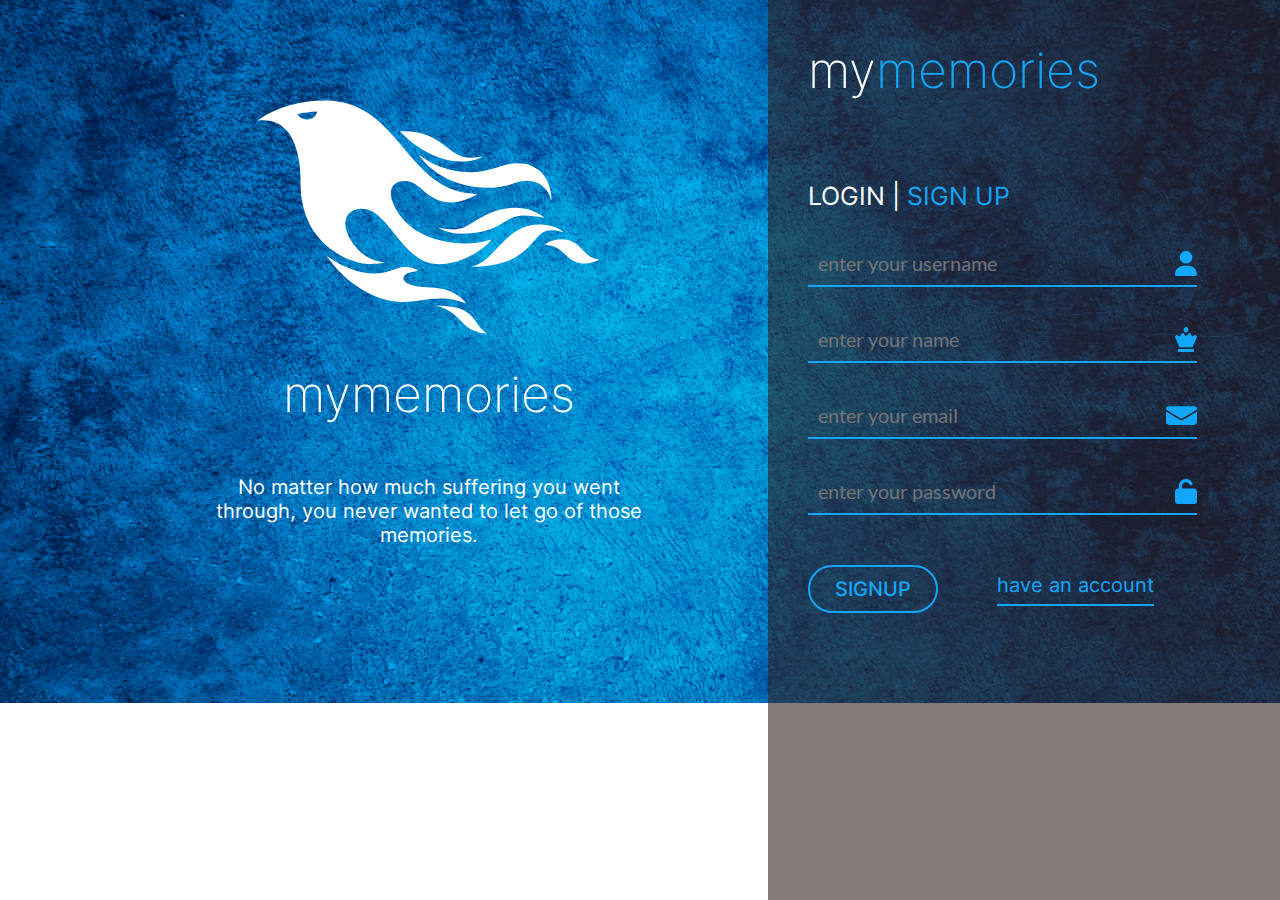
<file: index.html>
<!DOCTYPE html>
<html lang="en">

<head>
    <meta charset="UTF-8" />
    <meta http-equiv="X-UA-Compatible" content="IE=edge" />
    <meta name="viewport" content="width=device-width, initial-scale=1.0" />
    <link rel="stylesheet" href="styles/style.css" />
    <link rel="icon" href="images/logo.svg" />
    <title>My memories</title>
</head>

<body class="visitBody">
    <main class="wrapper">
        <div class="container">
            <div class="wrapper__content">
                <div class="wrapper__content-left">
                    <img src="images/logo.svg" alt="logo" class="wrapper__content-img" />

                    <h1 class="wrapper__content-title">mymemories</h1>

                    <p class="wrapper__content-text">
                        No matter how much suffering you went through, you
                        never wanted to let go of those memories.
                    </p>
                </div>
            </div>
        </div>
    </main>

    <section class="signup">
        <div class="signup__content">
            <h2 class="signup__content-title">
                <span>my</span>memories
            </h2>

            <div class="signup__content-pages">
                <a href="#!" class="signup__content-page logPage">LOGIN</a>
                <p>|</p>
                <a href="#!" class="signup__content-page active-page">SIGN UP</a>
            </div>

            <form class="signup__content-form">

                <div class="signup__content-item">
                    <input type="text" class="signup__content-input nickName" placeholder="enter your username" required />
                    <img src="images/icon1.svg" alt="icon" class="signup__content-img" />
                </div>

                <div class="signup__content-item">
                    <input type="text" class="signup__content-input userName" placeholder="enter your name" required />
                    <img src="images/icon2.svg" alt="icon" class="signup__content-img" />
                </div>

                <div class="signup__content-item">
                    <input type="text" class="signup__content-input newLogin" placeholder="enter your email" required />
                    <img src="images/icon3.svg" alt="icon" class="signup__content-img" />
                </div>

                <div class="signup__content-item">
                    <input type="password" class="signup__content-input newPassword" placeholder="enter your password" required />
                    <img src="images/icon4.svg" alt="icon" class="signup__content-img" />
                </div>

                <div class="signup__content-buttons">
                    <button class="signup__content-btn signBtn">
                        SIGNUP
                    </button>

                    <button class="signup__content-button haveLog">
                        have an account
                    </button>
                </div>

            </form>

        </div>
    </section>


    <section class="login">
        <div class="login__content">
            <h2 class="login__content-title">
                <span>my</span>memories
            </h2>

            <div class="login__content-pages">
                <a href="#!" class="login__content-page active-page">LOGIN</a>
                <p>|</p>
                <a href="#!" class="login__content-page regPage">SIGN UP</a>
            </div>

            <form class="login__content-form">
                <div class="login__content-item">
                    <input type="text" class="login__content-input logLogin" placeholder="enter your username" required/>
                    <img src="images/icon1.svg" alt="icon" class="login__content-img" />
                </div>

                <div class="login__content-item">
                    <input type="password" class="login__content-input logPassword" placeholder="enter your password" required/>
                    <img src="images/icon4.svg" alt="icon" class="login__content-img" />
                </div>

                <div class="login__content-buttons">
                    <button class="login__content-btn logBtn">
                        LOGIN
                    </button>

                    <button class="login__content-button notReg">
                        register again
                    </button>
                </div>

            </form>

        </div>
    </section>












    <script src="apps/app.js"></script>
    
</body>

</html>
</file>
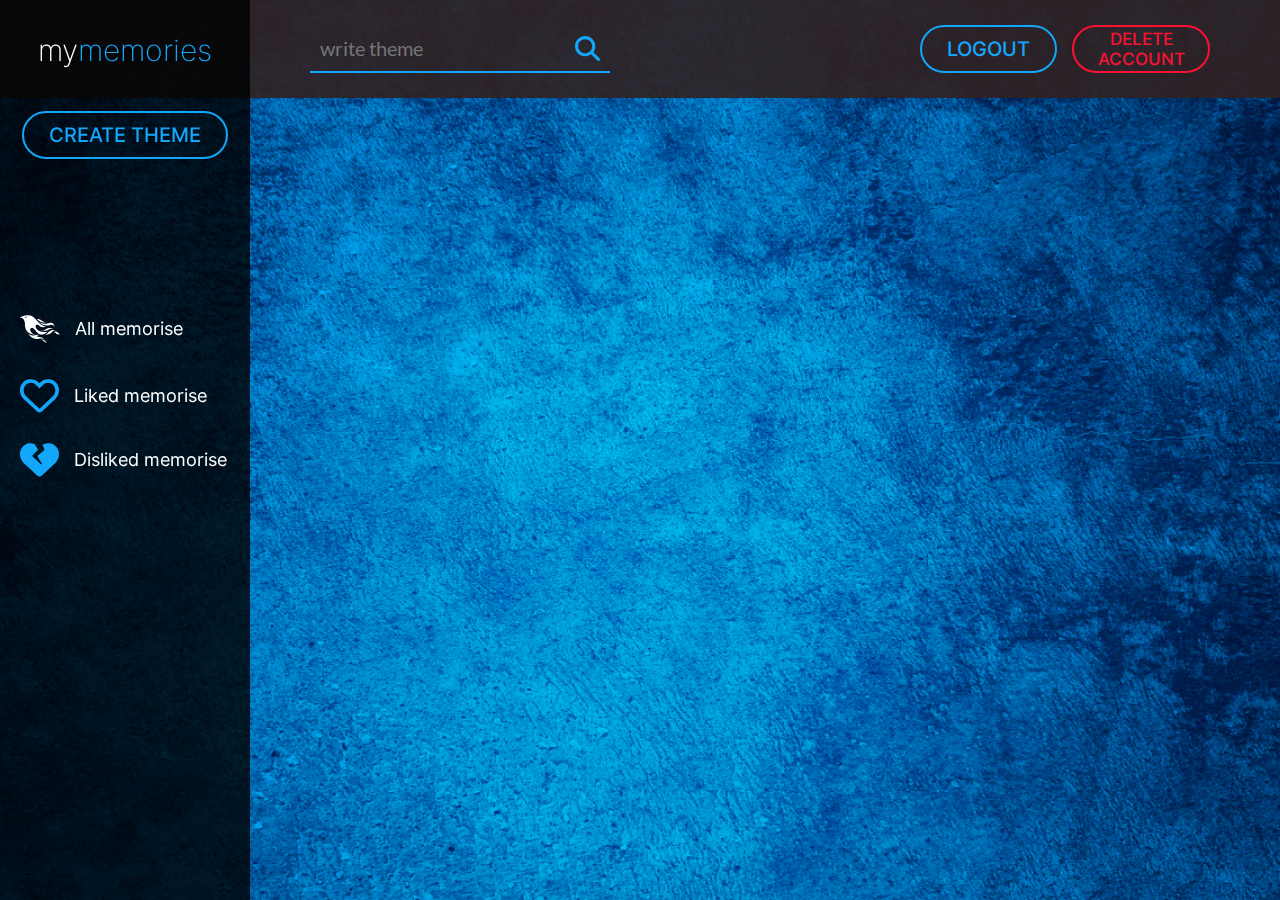
<file: pages/main.html>
<!DOCTYPE html>
<html lang="en">
<head>
  <meta charset="UTF-8">
  <meta http-equiv="X-UA-Compatible" content="IE=edge">
  <meta name="viewport" content="width=device-width, initial-scale=1.0">
  <link rel="stylesheet" href="../styles/style.css">
  <link rel="icon" href="../images/logo.svg">
  <title>My memories</title>
</head>

<body class="generalBody">

  <section class="sidebar">
    <div class="sidebar__content">
      <h2 class="sidebar__content-title">
        <span>my</span>memories
      </h2>

      <button class="sidebar__content-btn">
        CREATE THEME
      </button>

      <div class="sidebar__content-category">
        <img src="../images/logo.svg" alt="like" class="sidebar__content-icon sidebar__content-all">
        <a href="#!" class="sidebar__content-button categoryAll">
          All memorise
        </a>
      </div>

      <div class="sidebar__content-category">
        <img src="../images/like.svg" alt="like" class="sidebar__content-icon">
        <a href="#!" class="sidebar__content-button categoryLike">
          Liked memorise
        </a>
      </div>

      <div class="sidebar__content-category">
        <img src="../images/dislike.svg" alt="dislike" class="sidebar__content-icon">
        <a href="#!" class="sidebar__content-button categoryDislike">
          Disliked memorise
        </a>
      </div>
    </div>
  </section>

  <header class="header">
    <div class="container">
      <nav class="header__nav">
        <form class="header__nav-form">
          <input type="text" class="header__nav-input" placeholder="write theme">
          <img src="../images/search.svg" class="header__nav-search"></img>
        </form>

        <h2 class="header__nav-name">
          <!-- Sardor -->
        </h2>

        <div class="header__nav-buttons">
          <a href="#!" class="header__nav-exit">LOGOUT</a>
          <a href="#!" class="header__nav-delete">DELETE<br>ACCOUNT</a>
        </div>
        
      </nav>
    </div>
  </header>

  <main class="main">
    <div class="container2">
      <div class="main__content">
        <div class="main__content-box">

          <!-- <div class="item">
            <div class="item__left">
              <div class="item__left-image">
                <img src="../images/square.svg" alt="" class="item__left-img">
              </div>

              <div class="item__left-category">
                <img src="../images/like.svg" alt="like" class="item__left-icon">
                <img src="../images/dislike.svg" alt="dislike" class="item__left-icon ">
              </div>
            </div>

            <div class="item__right">
              <h2 class="item__right-title">
                Shamollarda qolgan...
              </h2>

              <p class="item__right-text">
                Urush boshlanadi. Charliz qurolli kuchlar majmuasiga xizmatga ketadi. Lekin jangda ishtirok...
              </p>

              <p class="item__right-date">
                01/01/2023
              </p>
            </div>

            <div class="item__hover">
              <img src="../images/trash.svg" alt="trash" class="item__hover-icon cardTrash">
              <img src="../images/edit.svg" alt="redact" class="item__hover-icon cardRedact">
              <img src="../images/plus.svg" alt="plus" class="item__hover-icon cardPlus">
            </div>
          </div> -->

        </div>
      </div>
    </div>
  </main>

  <section class="create">
    <div class="container">
      <div class="create__content">
        <nav class="create__nav">
          <h2 class="create__nav-title">
            <span>create</span>memories
          </h2>

          <a href="#!" class="create__nav-btn">X</a>
        </nav>

        <form class="create__content-form">
          <div class="create__content-item">
            <input type="text" class="create__content-input createTitle" placeholder="enter title" required>
            <img src="../images/pen.svg" alt="pen" class="create__content-icon">
          </div>

          <div class="create__content-item">
            <input type="text" class="create__content-input createImg" placeholder="enter img url" required>
            <img src="../images/pen.svg" alt="pen" class="create__content-icon">
          </div>

          <div class="create__content-item">
            <input type="text" class="create__content-input createDescription" placeholder="enter description" required>
            <img src="../images/pen.svg" alt="pen" class="create__content-icon">
          </div>

          <div class="create__content-buttons">
            <button class="create__content-createBtn">
              CREATE
            </button>

            <button class="create__content-cancelBtn">
              CANCEL
            </button>
          </div>
          
        </form>
      </div>
    </div>
  </section>

  <section class="edit">
    <div class="container">
      <div class="edit__content">
        <nav class="edit__nav">
          <h2 class="edit__nav-title">
            <span>edit</span>memories
          </h2>

          <a href="#!" class="edit__nav-btn">X</a>
        </nav>

        <form class="edit__content-form">
          <div class="edit__content-item">
            <input type="text" class="edit__content-input editTitle" placeholder="enter title" required>
            <img src="../images/pen.svg" alt="pen" class="edit__content-icon">
          </div>

          <div class="edit__content-item">
            <input type="text" class="edit__content-input editImg" placeholder="enter img url" required>
            <img src="../images/pen.svg" alt="pen" class="edit__content-icon">
          </div>

          <div class="edit__content-item">
            <input type="text" class="edit__content-input editDescription" placeholder="enter description" required>
            <img src="../images/pen.svg" alt="pen" class="edit__content-icon">
          </div>

          <div class="edit__content-buttons">
            <button class="edit__content-createBtn">
              EDIT
            </button>

            <button class="edit__content-cancelBtn">
              CANCEL
            </button>
          </div>
          
        </form>
      </div>
    </div>
  </section>
  
  <section class="view">
    <div class="container">
      <nav class="view__nav">
        <h2 class="view__nav-title">
          <span>view</span>memories
        </h2>

        <a href="#!" class="view__nav-btn">X</a>
      </nav>

      <div class="view__content">
        <div class="view__content-box">
          <div class="view__content-imgBox">
            <img  alt="" class="view__content-img">
          </div>
          

          <h2 class="view__content-title">
            <!-- Shamollarda qolgan hislarim. -->
          </h2>
  
          <p class="view__content-text">
            <!-- Urush boshlanadi. Charlz qurolli kuchlar majmuasiga xizmatga ketadi. Lekin jangda ishtirok etishga ulgurmay, janubiy lagerlarning birida qizamiq orttirib halok bo'ladi. Skarlettda esa, undan meros evaziga o'g'li Ueyd qoladi. Skarlett 17 yoshida bevaga aylanadi. Endi u umrining oxirigacha motam kiyib yurishiga to'g'ri keladi. Skarlett uchun hayoti go'yo tugagandek edi. Oldingi o'yin-kulgular, raqslar va beg'amlik endi ortda qoldi. Hayotining bunday tez o'zgarib ketishidan ruhiy ta'sirlanib, Skarlett Atlantaga yo'l oladi. U yerda Charlining xolasi Pitti va Melani yashaydilar. Ularning uyligida turib Skarlett Eshliga yaqinroq bo'lishni umid qiladi. -->
          </p>
        </div>        
      </div>
    </div>
  </section>





  




  <script src="../apps/main.js"></script>
</body>
</html>
</file>
<file: styles/style.css>
* {
  margin: 0;
  padding: 0;
  text-decoration: none;
  list-style: none;
  box-sizing: border-box;
}

.container {
  max-width: 1200px;
  padding: 0 15px;
  margin: 0 auto;
}

.container2 {
  min-width: 1200px;
  padding: 0 15px;
  margin: 0 auto;
}

@font-face {
  font-family: "IEL-300";
  src: url("../fonts/Inter-ExtraLight.ttf");
}
@font-face {
  font-family: "IEM-500";
  src: url("../fonts/Inter-Medium.ttf");
}
@font-face {
  font-family: "IER-400";
  src: url("../fonts/Inter-Regular.ttf");
}
@font-face {
  font-family: "IESB-600";
  src: url("../fonts/Inter-SemiBold.ttf");
}
@font-face {
  font-family: "LB-700";
  src: url("../fonts/Lato-Bold.ttf");
}
@font-face {
  font-family: "LR-400";
  src: url("../fonts/Lato-Regular.ttf");
}
:root {
  --IEL-300: "IEL-300";
  --IEM-500: "IEM-500";
  --IER-400: "IER-400";
  --IESB-600: "IESB-600";
  --LB-700: "LB-700";
  --LR-400: "LR-400";
}

.visitBody {
  background: url(../images/login-page.jpg) no-repeat center center/cover;
  position: relative;
  overflow: hidden;
}

.wrapper__content {
  padding: 100px;
  display: flex;
  justify-content: center;
  align-items: flex-start;
  flex-direction: column;
}
.wrapper__content-left {
  margin-left: 60px;
  display: flex;
  flex-direction: column;
  justify-content: center;
  align-items: center;
}
.wrapper__content-img {
  width: 80%;
  transition: 0.3s;
}
.wrapper__content-img:hover {
  transform: scale(1.1);
}
.wrapper__content-title {
  margin-top: 30px;
  font-family: var(--IEL-300);
  font-style: 400;
  font-weight: 200;
  font-size: 50px;
  line-height: 61px;
  color: #ffffff;
  text-align: center;
  cursor: default;
}
.wrapper__content-text {
  margin-top: 50px;
  font-family: var(--IER-400);
  font-style: normal;
  font-weight: 453;
  font-size: 20px;
  line-height: 24px;
  text-align: center;
  color: #ffffff;
  font-variation-settings: "slnt" 0;
  max-width: 427px;
  cursor: default;
}

.signup {
  position: absolute;
  top: 0;
  right: 0;
  width: 40%;
  height: 100vh;
  background: rgba(48, 33, 33, 0.6);
  transition: 1s;
  transform: translateX(0);
}
.signup__content {
  width: 100%;
  display: flex;
  flex-direction: column;
  align-items: flex-start;
  justify-content: center;
  padding: 40px;
}
.signup__content-title {
  font-family: var(--IEL-300);
  font-weight: 200;
  font-size: 50px;
  line-height: 61px;
  color: #12a7fb;
}
.signup__content-title > span {
  color: white;
}
.signup__content-pages {
  display: flex;
  gap: 7px;
  margin-top: 80px;
}
.signup__content-pages > p {
  font-family: var(--IER-400);
  font-style: normal;
  font-weight: 500;
  font-size: 25px;
  line-height: 30px;
  color: #ffffff;
}
.signup__content-page {
  font-family: var(--IER-400);
  font-style: normal;
  font-weight: 500;
  font-size: 25px;
  line-height: 30px;
  color: #ffffff;
  transition: 0.3s;
}
.signup__content-page:hover {
  color: #12a7fb;
}
.signup__content-page:last-child {
  cursor: default;
}
.signup__content-form {
  width: 100%;
}
.signup__content-item {
  width: 90%;
  display: flex;
  justify-content: space-between;
  align-items: center;
  border-bottom: 2px solid #12A7FB;
  margin-top: 30px;
}
.signup__content-input {
  border: none;
  outline: none;
  padding: 10px;
  background: none;
  font-family: var(--LR-400);
  font-weight: 500;
  font-size: 20px;
  line-height: 24px;
  color: rgba(255, 255, 255, 0.8);
  width: 90%;
}
.signup__content-buttons {
  margin-top: 50px;
  width: 80%;
  display: flex;
  justify-content: space-between;
  align-items: center;
}
.signup__content-btn {
  font-family: var(--IEM-500);
  font-weight: 500;
  font-size: 20px;
  line-height: 24px;
  color: #12A7FB;
  border: 2px solid #12A7FB;
  border-radius: 25px;
  padding: 10px 25px;
  background: none;
  transition: 0.3s;
  cursor: pointer;
}
.signup__content-btn:hover {
  background: white;
}
.signup__content-button {
  font-family: var(--IER-400);
  font-weight: 500;
  font-size: 20px;
  line-height: 24px;
  color: #12A7FB;
  background: none;
  border: none;
  transition: 0.3s;
  text-align: center;
  border-bottom: 2px solid #12A7FB;
  padding-bottom: 7px;
  cursor: pointer;
}
.signup__content-button:hover {
  color: white;
}

.login {
  position: absolute;
  top: 0;
  right: 0;
  width: 40%;
  height: 100vh;
  background: rgba(48, 33, 33, 0.6);
  transition: 1s;
  transform: translateX(100%);
}
.login__content {
  width: 100%;
  display: flex;
  flex-direction: column;
  align-items: flex-start;
  justify-content: center;
  padding: 40px;
}
.login__content-title {
  font-family: var(--IEL-300);
  font-weight: 200;
  font-size: 50px;
  line-height: 61px;
  color: #12a7fb;
}
.login__content-title > span {
  color: white;
}
.login__content-pages {
  display: flex;
  gap: 7px;
  margin-top: 80px;
}
.login__content-pages > p {
  font-family: var(--IER-400);
  font-style: normal;
  font-weight: 500;
  font-size: 25px;
  line-height: 30px;
  color: #ffffff;
}
.login__content-page {
  font-family: var(--IER-400);
  font-style: normal;
  font-weight: 500;
  font-size: 25px;
  line-height: 30px;
  color: #ffffff;
  transition: 0.3s;
}
.login__content-page:hover {
  color: #12a7fb;
}
.login__content-page:first-child {
  cursor: default;
}
.login__content-form {
  width: 100%;
}
.login__content-item {
  width: 90%;
  display: flex;
  justify-content: space-between;
  align-items: center;
  border-bottom: 2px solid #12A7FB;
  margin-top: 30px;
}
.login__content-input {
  border: none;
  outline: none;
  padding: 10px;
  background: none;
  font-family: var(--LR-400);
  font-weight: 500;
  font-size: 20px;
  line-height: 24px;
  color: rgba(255, 255, 255, 0.8);
  width: 90%;
}
.login__content-buttons {
  margin-top: 50px;
  width: 80%;
  display: flex;
  justify-content: space-between;
  align-items: center;
}
.login__content-btn {
  font-family: var(--IEM-500);
  font-weight: 500;
  font-size: 20px;
  line-height: 24px;
  color: #12A7FB;
  border: 2px solid #12A7FB;
  border-radius: 25px;
  padding: 10px 25px;
  background: none;
  transition: 0.3s;
  cursor: pointer;
}
.login__content-btn:hover {
  background: white;
}
.login__content-button {
  font-family: var(--IER-400);
  font-weight: 500;
  font-size: 20px;
  line-height: 24px;
  color: #12A7FB;
  background: none;
  border: none;
  transition: 0.3s;
  text-align: center;
  border-bottom: 2px solid #12A7FB;
  padding-bottom: 7px;
  cursor: pointer;
}
.login__content-button:hover {
  color: white;
}

.active-page {
  color: #12a7fb;
}

.generalBody {
  background: url(../images/login-page.jpg) no-repeat center center/cover;
  position: relative;
  height: 100vh;
}

.sidebar {
  background: rgba(0, 0, 0, 0.795);
  position: fixed;
  top: 0;
  left: 0;
  padding: 20px;
  height: 100vh;
  width: 250px;
}
.sidebar__content {
  display: flex;
  flex-direction: column;
  align-items: center;
}
.sidebar__content-title {
  font-family: var(--IEL-300);
  font-weight: 200;
  font-size: 30px;
  line-height: 61px;
  color: #12A7FB;
  cursor: default;
}
.sidebar__content-title > span {
  color: white;
}
.sidebar__content-btn {
  margin-top: 30px;
  font-family: var(--IEM-500);
  font-weight: 500;
  font-size: 20px;
  line-height: 24px;
  color: #12A7FB;
  border: 2px solid #12A7FB;
  border-radius: 25px;
  background: none;
  padding: 10px 25px;
  transition: 0.3s;
  cursor: pointer;
}
.sidebar__content-btn:hover {
  background: white;
}
.sidebar__content-category {
  width: 100%;
  display: flex;
  align-items: center;
  justify-content: start;
}
.sidebar__content-category:first-of-type {
  margin-top: 150px;
  margin-bottom: 30px;
}
.sidebar__content-category:last-of-type {
  margin-top: 30px;
}
.sidebar__content-all {
  width: 40px;
  height: 40px;
}
.sidebar__content-button {
  font-family: var(--IER-400);
  font-weight: 200;
  font-size: 18px;
  line-height: 24px;
  color: #FFFFFF;
  margin-left: 15px;
  transition: 0.3s;
}
.sidebar__content-button:hover {
  color: red;
}

.header {
  padding: 25px 0;
  background: rgba(48, 33, 33, 0.9);
}
.header__nav {
  padding: 0 15px;
  margin-left: 240px;
  display: flex;
  justify-content: space-between;
  align-items: center;
}
.header__nav-form {
  border-bottom: 2px solid #12A7FB;
  width: 300px;
  display: flex;
  justify-content: space-between;
  align-items: center;
  padding: 10px;
}
.header__nav-input {
  border: none;
  outline: none;
  background: none;
  font-family: var(--LR-400);
  font-weight: 500;
  font-size: 20px;
  line-height: 24px;
  color: rgba(255, 255, 255, 0.8);
}
.header__nav-search {
  cursor: pointer;
  transition: 0.3s;
}
.header__nav-search:hover {
  transform: scale(1.1);
}
.header__nav-name {
  font-family: var(--LR-400);
  color: #12A7FB;
  font-size: 30px;
  cursor: default;
}
.header__nav-buttons {
  display: flex;
  gap: 15px;
}
.header__nav-exit {
  font-family: var(--IEM-500);
  font-weight: 500;
  font-size: 20px;
  line-height: 24px;
  border: 2px solid #12A7FB;
  border-radius: 25px;
  color: #12A7FB;
  padding: 10px 25px;
  transition: 0.3s;
}
.header__nav-exit:hover {
  background: white;
}
.header__nav-delete {
  width: 138px;
  height: 48px;
  display: flex;
  justify-content: center;
  align-items: center;
  text-align: center;
  font-family: var(--IEM-500);
  font-weight: 500;
  font-size: 17px;
  border: 2px solid #fb1231;
  border-radius: 25px;
  color: #fb1231;
  transition: 0.3s;
}
.header__nav-delete:hover {
  background: white;
}

.main__content {
  margin-left: 235px;
  padding: 15px;
  width: 75%;
}
.main__content-box {
  width: 100%;
  height: 525px;
  overflow-y: scroll;
  display: flex;
  flex-wrap: wrap;
  gap: 20px;
  padding: 20px;
}
.main__content-box::-webkit-scrollbar {
  display: none;
}

.item {
  width: 446px;
  height: 170px;
  background: rgba(54, 46, 46, 0.8);
  border-radius: 30px;
  display: flex;
  justify-content: space-between;
  align-items: center;
  padding: 5px 25px 5px 15px;
  overflow: hidden;
  position: relative;
}
.item__left-image {
  width: 93px;
  height: 93px;
  display: flex;
  justify-content: center;
  align-items: center;
  border-radius: 50%;
  overflow: hidden;
}
.item__left-img {
  width: 100%;
  height: 100%;
}
.item__left-category {
  margin-top: 10px;
  width: 100%;
  display: flex;
  align-items: center;
  justify-content: space-between;
}
.item__left-icon {
  cursor: pointer;
}
.item__right {
  margin-left: 20px;
  width: 290px;
}
.item__right-title {
  font-family: var(--IESB-600);
  font-weight: 600;
  font-size: 23px;
  line-height: 28px;
  color: #FFFFFF;
  cursor: default;
  overflow: hidden;
  text-overflow: ellipsis;
  display: -webkit-box;
  -webkit-line-clamp: 1;
  -webkit-box-orient: vertical;
  text-align: start;
}
.item__right-text {
  font-family: var(--IER-400);
  font-weight: 600;
  font-size: 15px;
  line-height: 18px;
  color: #A7A7A7;
  margin-top: 10px;
  cursor: default;
  overflow: hidden;
  text-overflow: ellipsis;
  display: -webkit-box;
  -webkit-line-clamp: 3;
  -webkit-box-orient: vertical;
  text-align: start;
}
.item__right-date {
  font-family: var(--IEL-300);
  font-weight: 600;
  font-size: 14px;
  line-height: 17px;
  color: #F8F8F8;
  margin-top: 20px;
  text-align: end;
  cursor: default;
}
.item__hover {
  position: absolute;
  top: 0;
  right: 0;
  background: #12A7FB;
  display: flex;
  justify-content: space-evenly;
  flex-direction: column;
  height: 100%;
  padding: 0 25px;
  transition: 0.5s;
  transform: translateX(80%);
}
.item__hover-icon {
  width: 40px;
  cursor: pointer;
  transition: 0.3s;
}
.item__hover-icon:hover {
  transform: scale(1.1);
}
.item__hover:hover {
  transform: translateX(0);
}

.create {
  display: none;
  position: absolute;
  top: 0;
  left: 0;
  width: 100%;
  height: 100%;
  background: rgba(47, 56, 60, 0.9);
  -webkit-backdrop-filter: blur(2px);
          backdrop-filter: blur(2px);
}
.create__nav {
  display: flex;
  justify-content: space-between;
  align-items: center;
  margin-top: 30px;
}
.create__nav-title {
  font-family: var(--IEL-300);
  font-weight: 200;
  font-size: 50px;
  line-height: 61px;
  color: #12A7FB;
  cursor: default;
}
.create__nav-title > span {
  color: white;
}
.create__nav-btn {
  color: #12A7FB;
  font-size: 50px;
  font-family: var(--IEL-300);
  transition: 0.3s;
}
.create__nav-btn:hover {
  color: red;
}
.create__content-form {
  margin-top: 100px;
  display: flex;
  flex-direction: column;
  align-items: center;
}
.create__content-item {
  width: 50%;
  border-bottom: 3px solid #12A7FB;
  display: flex;
  justify-content: space-between;
  align-items: center;
  padding: 15px;
  margin-bottom: 35px;
}
.create__content-input {
  font-family: var(--LR-400);
  font-weight: 500;
  font-size: 20px;
  line-height: 24px;
  color: rgba(255, 255, 255, 0.8);
  border: none;
  outline: none;
  background: none;
  width: 100%;
}
.create__content-buttons {
  display: flex;
  justify-content: space-between;
  align-items: center;
  gap: 30px;
}
.create__content-createBtn {
  font-family: var(--IEM-500);
  font-weight: 500;
  font-size: 20px;
  line-height: 24px;
  color: #12A7FB;
  border: 2px solid #12A7FB;
  border-radius: 25px;
  padding: 10px 25px;
  background: none;
  cursor: pointer;
  transition: 0.3s;
}
.create__content-createBtn:hover {
  background: white;
}
.create__content-cancelBtn {
  font-family: var(--IEM-500);
  font-weight: 500;
  font-size: 20px;
  line-height: 24px;
  color: white;
  border: 2px solid white;
  border-radius: 25px;
  padding: 10px 25px;
  background: none;
  cursor: pointer;
  transition: 0.3s;
}
.create__content-cancelBtn:hover {
  background: #12A7FB;
}

.edit {
  display: none;
  position: absolute;
  top: 0;
  left: 0;
  width: 100%;
  height: 100%;
  background: rgba(47, 56, 60, 0.9);
  -webkit-backdrop-filter: blur(2px);
          backdrop-filter: blur(2px);
}
.edit__nav {
  display: flex;
  justify-content: space-between;
  align-items: center;
  margin-top: 30px;
}
.edit__nav-title {
  font-family: var(--IEL-300);
  font-weight: 200;
  font-size: 50px;
  line-height: 61px;
  color: #12A7FB;
  cursor: default;
}
.edit__nav-title > span {
  color: white;
}
.edit__nav-btn {
  color: #12A7FB;
  font-size: 50px;
  font-family: var(--IEL-300);
  transition: 0.3s;
}
.edit__nav-btn:hover {
  color: red;
}
.edit__content-form {
  margin-top: 100px;
  display: flex;
  flex-direction: column;
  align-items: center;
}
.edit__content-item {
  width: 50%;
  border-bottom: 3px solid #12A7FB;
  display: flex;
  justify-content: space-between;
  align-items: center;
  padding: 15px;
  margin-bottom: 35px;
}
.edit__content-input {
  font-family: var(--LR-400);
  font-weight: 500;
  font-size: 20px;
  line-height: 24px;
  color: rgba(255, 255, 255, 0.8);
  border: none;
  outline: none;
  background: none;
  width: 100%;
}
.edit__content-buttons {
  display: flex;
  justify-content: space-between;
  align-items: center;
  gap: 30px;
}
.edit__content-createBtn {
  font-family: var(--IEM-500);
  font-weight: 500;
  font-size: 20px;
  line-height: 24px;
  color: #12A7FB;
  border: 2px solid #12A7FB;
  border-radius: 25px;
  padding: 10px 25px;
  background: none;
  cursor: pointer;
  transition: 0.3s;
}
.edit__content-createBtn:hover {
  background: white;
}
.edit__content-cancelBtn {
  font-family: var(--IEM-500);
  font-weight: 500;
  font-size: 20px;
  line-height: 24px;
  color: white;
  border: 2px solid white;
  border-radius: 25px;
  padding: 10px 25px;
  background: none;
  cursor: pointer;
  transition: 0.3s;
}
.edit__content-cancelBtn:hover {
  background: #12A7FB;
}

.view {
  display: none;
  position: absolute;
  top: 0;
  left: 0;
  width: 100%;
  height: 100%;
  background: rgba(47, 56, 60, 0.9);
  -webkit-backdrop-filter: blur(2px);
          backdrop-filter: blur(2px);
}
.view__nav {
  display: flex;
  justify-content: space-between;
  align-items: center;
  margin-top: 30px;
}
.view__nav-title {
  font-family: var(--IEL-300);
  font-weight: 200;
  font-size: 50px;
  line-height: 61px;
  color: #12A7FB;
  cursor: default;
}
.view__nav-title > span {
  color: white;
}
.view__nav-btn {
  color: #12A7FB;
  font-size: 50px;
  font-family: var(--IEL-300);
  transition: 0.3s;
}
.view__nav-btn:hover {
  color: red;
}
.view__content {
  margin-top: 40px;
  display: flex;
  align-items: center;
  justify-content: center;
}
.view__content-box {
  width: 642px;
  display: flex;
  flex-direction: column;
  align-items: start;
  justify-content: center;
}
.view__content-imgBox {
  max-width: 642px;
  max-height: 250px;
  display: flex;
  justify-content: center;
  align-items: flex-start;
  overflow: hidden;
  border-radius: 20px;
  background: red;
  margin: 0 auto;
}
.view__content-img {
  max-width: 100%;
}
.view__content-title {
  margin-top: 10px;
  font-family: var(--IER-400);
  font-weight: 200;
  font-size: 25px;
  line-height: 36px;
  color: #FFFFFF;
  cursor: default;
  max-height: 72px;
  overflow: hidden;
  overflow-y: scroll;
}
.view__content-title::-webkit-scrollbar {
  display: none;
}
.view__content-text {
  text-align: justify;
  font-family: var(--IEL-300);
  font-weight: 200;
  font-size: 16px;
  line-height: 22px;
  margin-top: 10px;
  cursor: default;
  color: #FFFFFF;
  max-height: 158px;
  overflow: hidden;
  overflow-y: scroll;
}
.view__content-text::-webkit-scrollbar {
  display: none;
}/*# sourceMappingURL=style.css.map */
</file>
